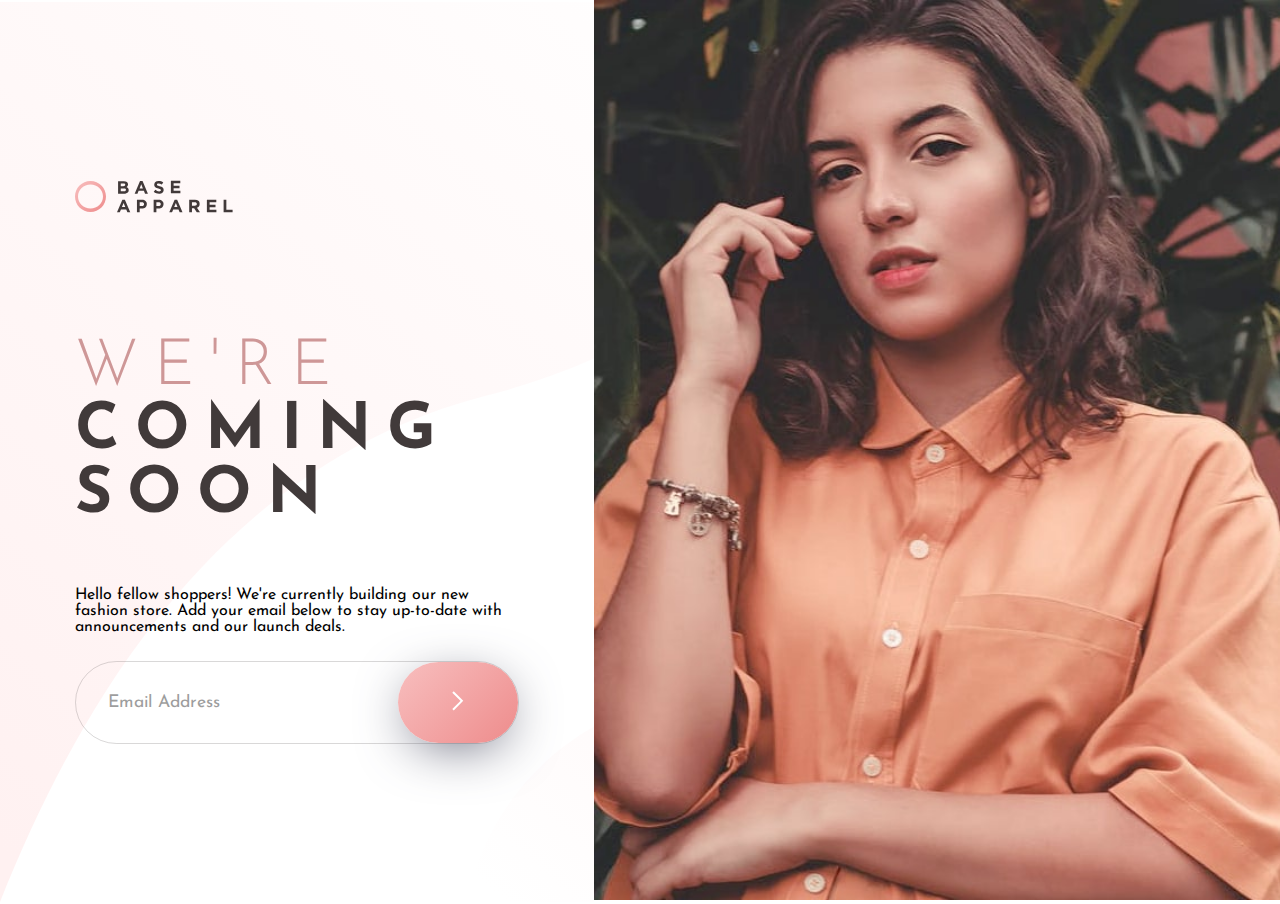
<file: apparel/index.html>
<!DOCTYPE html>
<html lang="en">
<head>
  <meta charset="UTF-8">
  <meta name="viewport" content="width=device-width, initial-scale=1.0"> <!-- displays site properly based on user's device -->

  <link rel="icon" type="image/png" sizes="32x32" href="./images/favicon-32x32.png">
  
  <link rel="stylesheet" href="style.css" type="text/css">

  <link rel="preconnect" href="https://fonts.googleapis.com">
  <link rel="preconnect" href="https://fonts.gstatic.com" crossorigin>
  <link href="https://fonts.googleapis.com/css2?family=Josefin+Sans:wght@300;400;600&display=swap" rel="stylesheet"> 

  <title>Frontend Mentor | Base Apparel coming soon page</title>

</head>

<body>
  <header class="mobile-header">
    <img src="images/logo.svg">
    <div class="burger-container" onclick="toggleBurgerMenu(this)">
      <div class="bar1"></div>
      <div class="bar2"></div>
      <div class="bar3"></div>
    </div>
    <div class="mobile-menu" id="mobile-menu">
      <ul>
        <li>
          <a href="about-us.html">About us</a>
        </li>
        <li>
          <a href="#">Contact</a>
        </li>
        <li>
          <a href="#">Store</a>
        </li>
      </ul>
    </div>
  </header>
  <main>
    <div class="container">
      <header class="desktop-header">
        <img src="images/logo.svg">
      </header>
    
      <h1 class="title">
        <span>WE'RE</span> COMING SOON
      </h1> 

      <p>
        Hello fellow shoppers! We're currently building our new fashion store. Add your email below to stay up-to-date with announcements and our launch deals.
      </p>

      <form class="form"> 
            <input type="email" placeholder="Email Address">
            <img class="alert" src="images/icon-error.svg">
            <button type="submit"><img src="images/icon-arrow.svg"></button>
            <p class="alert-text">Please provide a valid email.</p>
      </form>
  
    </div>
  </main>

  <aside class="hero">
    <img src="images/hero-desktop.jpg" alt="Woman portrait">
  </aside>
  
 <!-- <footer>
    <p class="attribution">
      Challenge by <a href="https://www.frontendmentor.io?ref=challenge" target="_blank">Frontend Mentor</a>. 
      Coded by <a href="#">Your Name Here</a>.
    </p>
  </footer> -->
<script>
  function toggleBurgerMenu(x) {
    x.classList.toggle("change");
    const menuList = document.querySelector("#mobile-menu");
    menuList.classList.toggle("mobile-menu-visible");
} 
</script>
</body>
</html>
</file>
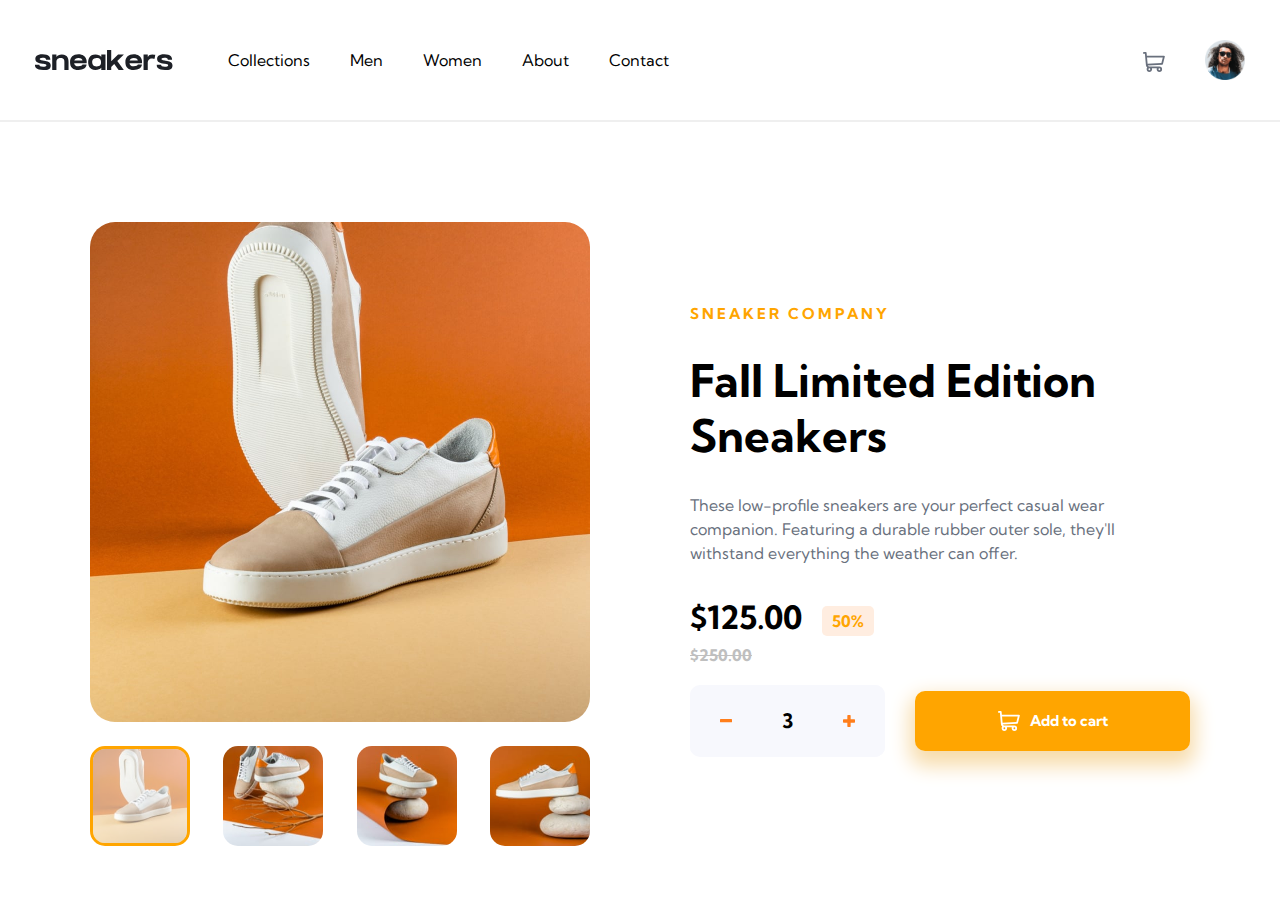
<file: ecommerce/index.html>
<!DOCTYPE html>
<html lang="en">
<head>
  <meta charset="UTF-8">
  <meta name="viewport" content="width=device-width, initial-scale=1.0"> <!-- displays site properly based on user's device -->

  <link rel="icon" type="image/png" sizes="32x32" href="./images/favicon-32x32.png">
  <link rel="stylesheet" href="style.css" type="text/css">
  <link rel="preconnect" href="https://fonts.googleapis.com">
  <link rel="preconnect" href="https://fonts.gstatic.com" crossorigin>
  <link href="https://fonts.googleapis.com/css2?family=Kumbh+Sans:wght@400;700&display=swap" rel="stylesheet"> 
  <title>Frontend Mentor | E-commerce product page</title>

  <!-- Feel free to remove these styles or customise in your own stylesheet 👍 -->
  <style>
    .attribution { font-size: 11px; text-align: center; }
    .attribution a { color: hsl(228, 45%, 44%); }
  </style>
</head>

<body>
  <header> 
    <img class="logo" src="images/logo.svg" alt="sneakers - logo">
    <nav>
      <ul>
        <li>Collections</li>
        <li>Men</li>
        <li>Women</li>
        <li>About</li>
        <li>Contact</li>
      </ul>
    </nav>
    <div class="cart-icon">
      <img src="images/icon-cart.svg">
      <div id="cart">
        <div class="cart-header">
          Cart
        </div>
        <div class="cart-content">
            <p>Your cart is empty.</p>
        </div>
      </div>
    </div>
    
    <img class="profile" src="images/image-avatar.png">
    
    
    
  </header>
  
  <main>
    <div class="gallery">
      <div >
        <img class="gallery-main" src="images/image-product-1.jpg">
      </div>
      <div class="gallery-thumbnail-row">
        <div class="gallery-thumbnail-active gallery-thumbnail">
          <img src="images/image-product-1-thumbnail.jpg">
        </div>
        <div class="gallery-thumbnail-inactive gallery-thumbnail">
          <img src="images/image-product-2-thumbnail.jpg">
        </div>
        <div class="gallery-thumbnail-inactive gallery-thumbnail">
          <img src="images/image-product-3-thumbnail.jpg">
        </div>
        <div class="gallery-thumbnail-inactive gallery-thumbnail">
          <img src="images/image-product-4-thumbnail.jpg">
        </div>
      </div>
    </div>
    
    <div class="container">
      <div class="description">
        <h2 class="company-name">sneaker company</h2>
        <h1 class="product-name">Fall Limited Edition Sneakers</h1>
        <p class="product-description">
          These low-profile sneakers are your perfect casual wear companion. Featuring a durable rubber outer sole, they'll withstand everything the weather can offer.
        </p>
        <h3 class="discount-price">$125.00<span class="discount-percent">50%</span> </h3>
        <h4 class="regular-price">$250.00</h4>

        <div class="buttons-line">
      
          <div class="pill">
            <button class="quantity-button"><svg width="12" height="4" xmlns="http://www.w3.org/2000/svg" xmlns:xlink="http://www.w3.org/1999/xlink"><defs><path d="M11.357 3.332A.641.641 0 0 0 12 2.69V.643A.641.641 0 0 0 11.357 0H.643A.641.641 0 0 0 0 .643v2.046c0 .357.287.643.643.643h10.714Z" id="a"/></defs><use fill="#FF7E1B" fill-rule="nonzero" xlink:href="#a"/></svg></button>
            <div class="quantity">3</div>
            <button class="quantity-button"><svg width="12" height="12" xmlns="http://www.w3.org/2000/svg" xmlns:xlink="http://www.w3.org/1999/xlink"><defs><path d="M12 7.023V4.977a.641.641 0 0 0-.643-.643h-3.69V.643A.641.641 0 0 0 7.022 0H4.977a.641.641 0 0 0-.643.643v3.69H.643A.641.641 0 0 0 0 4.978v2.046c0 .356.287.643.643.643h3.69v3.691c0 .356.288.643.644.643h2.046a.641.641 0 0 0 .643-.643v-3.69h3.691A.641.641 0 0 0 12 7.022Z" id="b"/></defs><use fill="#FF7E1B" fill-rule="nonzero" xlink:href="#b"/></svg></button>
          </div>
          
          <button class="add-cart">
            <svg class="cart-icon2" width="22" height="20" xmlns="http://www.w3.org/2000/svg"><path d="M20.925 3.641H3.863L3.61.816A.896.896 0 0 0 2.717 0H.897a.896.896 0 1 0 0 1.792h1l1.031 11.483c.073.828.52 1.726 1.291 2.336C2.83 17.385 4.099 20 6.359 20c1.875 0 3.197-1.87 2.554-3.642h4.905c-.642 1.77.677 3.642 2.555 3.642a2.72 2.72 0 0 0 2.717-2.717 2.72 2.72 0 0 0-2.717-2.717H6.365c-.681 0-1.274-.41-1.53-1.009l14.321-.842a.896.896 0 0 0 .817-.677l1.821-7.283a.897.897 0 0 0-.87-1.114ZM6.358 18.208a.926.926 0 0 1 0-1.85.926.926 0 0 1 0 1.85Zm10.015 0a.926.926 0 0 1 0-1.85.926.926 0 0 1 0 1.85Zm2.021-7.243-13.8.81-.57-6.341h15.753l-1.383 5.53Z" fill-rule="nonzero"/></svg>
              Add to cart
          </button>

        </div>
      </div>
    </div>


    </div>
  </main>
    
  <script>
    


  </script>



</body>
<!-- <div class="attribution">
  Challenge by <a href="https://www.frontendmentor.io?ref=challenge" target="_blank">Frontend Mentor</a>. 
  Coded by <a href="#">Your Name Here</a>.
</div> -->
</html>
</file>
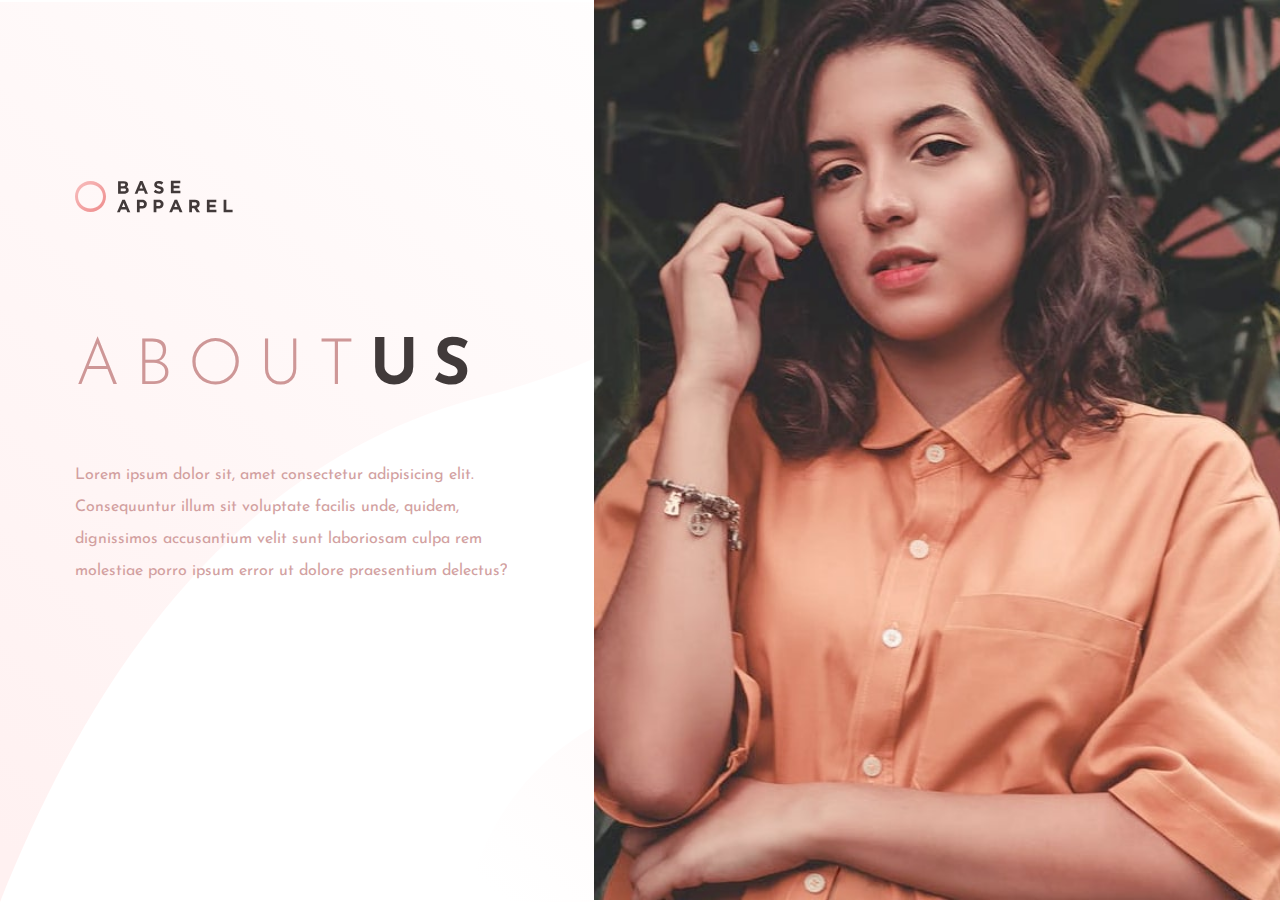
<file: apparel/about-us.html>
<!DOCTYPE html>
<html lang="en">
<head>
  <meta charset="UTF-8">
  <meta name="viewport" content="width=device-width, initial-scale=1.0"> <!-- displays site properly based on user's device -->

  <link rel="icon" type="image/png" sizes="32x32" href="./images/favicon-32x32.png">
  
  <link rel="stylesheet" href="style.css" type="text/css">

  <link rel="preconnect" href="https://fonts.googleapis.com">
  <link rel="preconnect" href="https://fonts.gstatic.com" crossorigin>
  <link href="https://fonts.googleapis.com/css2?family=Josefin+Sans:wght@300;400;600&display=swap" rel="stylesheet"> 

  <title>Frontend Mentor | Base Apparel coming soon page</title>

</head>

<body>
  <header class="mobile-header">
    <a href="index.html">
        <img src="images/logo.svg">
    </a>
    <div class="burger-container" onclick="toggleBurgerMenu(this)">
      <div class="bar1"></div>
      <div class="bar2"></div>
      <div class="bar3"></div>
    </div>
    <div class="mobile-menu" id="mobile-menu">
      <ul>
        <li>
          <a href="index.html">Home</a>
        </li>
        <li>
          <a href="#">Contact</a>
        </li>
        <li>
          <a href="#">Store</a>
        </li>
      </ul>
    </div>
  </header>
  <main>
    <div class="container">
      <header class="desktop-header">
        <img src="images/logo.svg">
      </header>
    
      <h1 class="title">
        <span>about</span>US
      </h1> 

      <p class="site-description">
        Lorem ipsum dolor sit, amet consectetur adipisicing elit. Consequuntur illum sit voluptate facilis unde, quidem, dignissimos accusantium velit sunt laboriosam culpa rem molestiae porro ipsum error ut dolore praesentium delectus?     </p>


  
    </div>
  </main>

  <aside class="hero">
    <img src="images/hero-desktop.jpg" alt="Woman portrait">
  </aside>
  
 <!-- <footer>
    <p class="attribution">
      Challenge by <a href="https://www.frontendmentor.io?ref=challenge" target="_blank">Frontend Mentor</a>. 
      Coded by <a href="#">Your Name Here</a>.
    </p>
  </footer> -->
<script>
  function toggleBurgerMenu(x) {
    x.classList.toggle("change");
    const menuList = document.querySelector("#mobile-menu");
    menuList.classList.toggle("mobile-menu-visible");
} 
</script>
</body>
</html>
</file>
<file: apparel/style.css>
html{
    padding: 0;
    height: 100%;
    font-size: 16px;
    font-family: 'Josefin Sans', sans-serif;
    box-sizing: border-box;
}

body{
    width: 100%;
    margin: 0;
    min-height: 100%;
    display: flex;
    flex-direction: column-reverse;
    justify-content: center;
    align-items: center;
}

a {
    color: inherit;
    text-decoration: none;
}


/* HEADER - mobile and desktop versions */
.mobile-header{
    background: white;
    position: relative;
    order: 1;
    width: 100%;
    box-sizing: border-box;
    padding: 50px;
    display: flex;
    align-items: center;
    justify-content: space-between;
}

.mobile-header img {
    height: 28px;
}

.mobile-menu{
    width: 100%;
    overflow: hidden;
    position: absolute;
    top: 100%;
    left: 0;
    text-align: center;
    font-size: 1.5rem;
    color: hsl(0, 36%, 70%);
    /* slide down animation properties */
    transform-origin: top;
    transform: scaleY(0);
    opacity: 0;
    transition: transform 0.8s ease-in-out, opacity 0.8s;
}

.mobile-menu-visible.mobile-menu{
    transform: scaleY(1);
    opacity: 1;
}

.mobile-menu ul{
    width: 100%;
    list-style: none;
    padding: 0;
    margin: 0;
}

.mobile-menu ul li a{
    display: block;
    border-top: 1px solid hsl(0, 6%, 24%, 0.2);
    padding: 15px;
    background: white;
}

.mobile-menu ul li a:hover{
    background: hsl(0, 74%, 74%, 0.8);
    color: white;
}

/* cool animated burger menu icon */
.burger-container {
    cursor: pointer;
}
  
.bar1, .bar2, .bar3 {
    width: 30px;
    height: 4px;
    background-color: #333;
    margin: 7px 0;
    transition: 0.4s;
}

.change .bar1 {
    transform: rotate(-45deg) translate(-8px, 7px) ;
}

.change .bar2 {
    opacity: 0;
}

.change .bar3 {
    transform: rotate(45deg) translate(-9px, -8px) ;
}

.desktop-header{
    display: none;
    margin: 150px 0 80px 0;
    justify-content: flex-start;
    
}

/* MAIN site content */
main{
    flex-grow: 1;
    display: flex;
    justify-content: center;
    background: url(images/bg-pattern-desktop.svg) no-repeat; 
    background-size: cover;
}

.container{
    margin: 0 auto;
    display: flex;
    flex-direction: column;
    height: 100vh;
    
    padding: 28px;
    box-sizing: border-box;
    text-align: center;
}

.title{
    text-align: center;
    text-transform: uppercase;
    letter-spacing: 15px;
    font-size: 2.5rem;
    color:hsl(0, 6%, 24%);
}

.title > span{
    font-weight: 300;
    color:hsl(0, 36%, 70%);
}

.site-description{
   color: hsl(0, 36%, 70%);
   font-size: 1rem;
   opacity: 0.9;
   line-height: 2;
}

.form {
    position: relative;
    display: flex;
    margin: 10px 0;
    border-radius: 100px;
    border: 1px solid hsl(0, 6%, 24%, 0.2);
    box-sizing: border-box;
    font-family: 'Josefin Sans', sans-serif;
    font-size: 1rem;
    color: hsl(0, 6%, 24%);
}

.form input{
    flex-grow: 1;
    padding: 1rem 1.5rem;
    border: 0;
    opacity: 0.7;
    border-radius: 100px;
    background: transparent;
    font-size: 0.8rem;
    font-family: inherit;
}

.form input:focus, .form button:active input {
    outline: 0;
    border: solid 3px rgb(241, 36, 36);
}

.alert {
    display: none;
    right: 80px;
    top: calc(50% - 12px);
}

.form input:invalid ~ .alert {
    display: block;
    position: absolute;
}

.alert-text{
    display: none;
}

.form input:invalid ~ .alert-text {
    display: block;
    position: absolute;
    left: 50px;
    top: 100%;
    color: hsl(0, 93%, 68%);
}


.form button{
    position: absolute;
    right: 0;
    height: 100%;
    width: 70px;
    border: 0;
    border-radius: 100px;
    color: #ddd;
    margin-left: -50px;

    background: linear-gradient(135deg, hsl(0, 80%, 86%), hsl(0, 74%, 74%));
    -webkit-box-shadow: 0px 12px 55px -15px rgba(66, 68, 90, 1);
    -moz-box-shadow: 0px 12px 55px -15px rgba(66, 68, 90, 1);
    box-shadow: 0px 12px 55px -15px rgba(66, 68, 90, 1);
}


.form button:hover{
    cursor: pointer;
    opacity: 0.5;
}

.hero {
    height: 200px;
    overflow: hidden;
}

.hero > img{
    width: 100%;
}

.attribution {
    font-size: 11px;
    text-align: center; 
}

.attribution a {
    color: hsl(228, 45%, 44%);
}

@media screen and (min-width: 1200px) {
    .desktop-header{
        display: flex;
    }
    .mobile-header{
        display: none;
    }
    html{
        font-size: 16px;
    }
    body{
        flex-direction: row;
    }
    .container{
        text-align: left;
        max-width: 500px;
    }
    .title{
        text-align: left;
        font-size: 4rem;
    }
    .form input{
        font-size: 1.1rem;
        padding: 2rem 2rem;
    }
    .form button{
        width: 120px;
    }
    .alert{
        right: 140px;
    }
    .hero {
        height: auto;
    }
    .hero > img{
        height:100vh;
    }
}
</file>
<file: ecommerce/style.css>
html{
    font-family: 'Kumbh Sans', sans-serif;
    padding: 0;
    height: 100%;
}

body{
    min-height: 100%;
    margin: 0 auto;
    max-width: 1400px;
}

header{
    box-sizing: border-box;
    display: flex;
    align-items: center;
    padding: 0 35px; 
    border-bottom: 2px solid RGBA(100,100,100,0.1); 
    
}

header nav{
    flex-grow: 1;
    
}

header nav ul{
    display: flex;
    list-style: none;
    padding: 0 35px;
    margin:0;
}

header ul li{
    padding: 50px 20px;
}


nav ul li:hover{
    border-bottom: solid 5px orange;
    padding-bottom: 45px;
    cursor: pointer;
}

.logo{
    height: 20px; 
}

.logo:hover{
    cursor: pointer;
}

.cart-icon{
    position: relative;
    height:17px;
    padding: 15px;
    margin: 0 25px;
    
}

header #cart{
    display: none;
}

.cart-icon:hover #cart, #cart:hover{
    position: absolute;
    top: 50px;
    left: calc(50% - 150px);
    display: block;
    border-radius: 10px;
    min-width: 300px;
    box-sizing: border-box;
    background: white;
    -webkit-box-shadow: 0px 8px 60px -20px rgba(66, 68, 90, 1);
    -moz-box-shadow: 0px 8px 60px -20px rgba(66, 68, 90, 1);
    box-shadow: 0px 8px 60px -20px rgba(66, 68, 90, 1);
    font-weight: 700;
}

.cart-header{
    padding: 20px;
    border-bottom: 2px solid RGBA(100,100,100,0.1);
}

.cart-content{
    padding: 20px;
    display: flex;
    align-items: center;
    justify-content: center;
    color: hsl(219, 9%, 45%);
}

.profile{
    height:40px;
}

.profile:hover{
    border-radius: 100%;
    outline: solid orange 3px; 
    cursor: pointer;
}

/* START OF MAIN SECTION */

main{
    margin-top: 100px;
    display: flex;
    justify-content: center;
    align-items: center;
    flex-wrap: wrap;
}

.gallery{
    display: block;
    padding: 0px 50px;
    text-align: center;
}

.gallery-main{
    width: 500px;
    border-radius: 5%;
}
.gallery-thumbnail-row{
    display: flex;
    justify-content: space-between;
    margin-top: 20px; 
}
.gallery-thumbnail{
    width: 100px;
    height: 100px;
    border-radius: 15px;
    overflow: hidden;
    box-sizing: border-box;
}

.gallery-thumbnail img{
    width: 100%;
    height: 100%;
}

.gallery-thumbnail-active{
    border: 3px solid orange;
}

.gallery-thumbnail-active img {
    opacity: 0.5;
}

.gallery-thumbnail-inactive:hover{
    opacity: 0.4;
}

.container{
    padding: 50px;
    max-width: 500px;
}

.product-name{
    font-size: 45px;
}

.company-name{
    color:orange;
    font-size: 15px;
    letter-spacing: 3px;
    text-transform: uppercase;
}
.regular-price{
    text-decoration: line-through;
    color:grey;
    opacity: 0.5;
    margin: 0.5rem 0 0 0;
}

.discount-price{
    font-size: 2rem;
    margin: 2rem 0 0.5rem 0;
}

.discount-percent{
    margin: 20px;
    padding: 5px 10px;
    border-radius: 5px;
    color:orange;
    font-size: 1rem;
    background: hsl(25, 100%, 94%);
    vertical-align: middle;
}

.product-description{
    line-height: 1.5;
    color: hsl(219, 9%, 45%)
}


.buttons-line{
    display: flex;
    align-items: center;
    margin: 20px 0;
}
    

.pill{
    border-radius: 10px;
    display: flex;
    justify-content: space-between;
    align-items: center;
    overflow: hidden;
    font-size: 20px;
    margin-right: 30px;
    padding: 0px;
    background-color: hsl(223, 64%, 98%);
}

.quantity-button {
    background-color: hsl(223, 64%, 98%);
    border: none;
    text-align: center;
    padding: 30px;
    box-sizing: border-box;
    margin: 0;
    text-decoration: none;
    color:hsl(26, 100%, 55%);
    font-size: 30px;
    font-weight: 700;
    font-family: 'Kumbh Sans';
    display: flex;
    align-items: center;
}

.add-cart{
    flex-grow: 1;
    display: flex;
    align-items: center;
    justify-content: center;
    text-align: center;
    background-color: orange;
    border: none;
    border-radius: 10px;
    font-family: 'Kumbh Sans';
    color: white;
    font-size: 15px;
    padding: 20px;
    font-weight: 700;
    box-shadow: 0px 10px 20px 5px rgb(247, 220, 171);
}

.add-cart:hover {
    cursor: pointer;
    opacity: 0.3;
}
.quantity-button:hover {
    fill-opacity: 50%;
    cursor: pointer;
}

.quantity{
    padding: 0 20px;
    font-size: 20px;
    font-weight:700;
    
}

.cart-icon2 {
    fill: white;
    margin-right: 10px;
    

}
</file>
